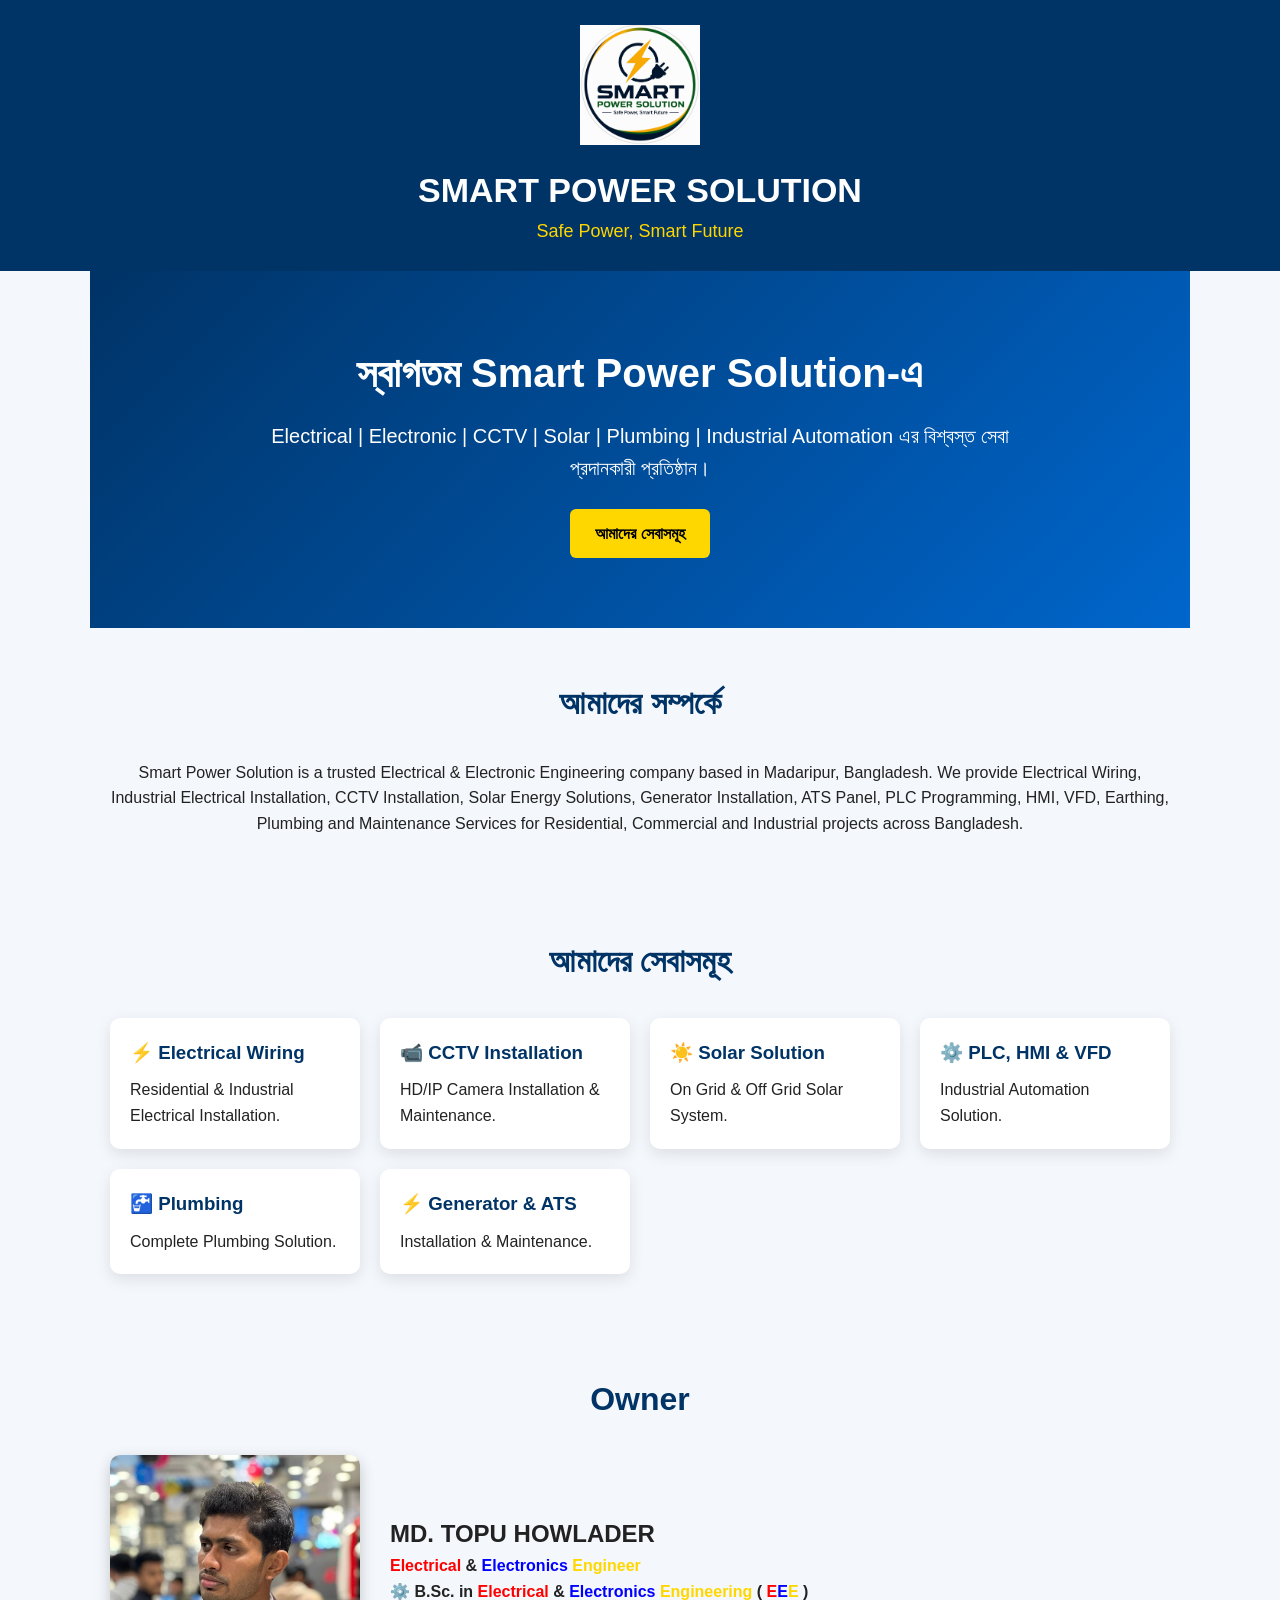
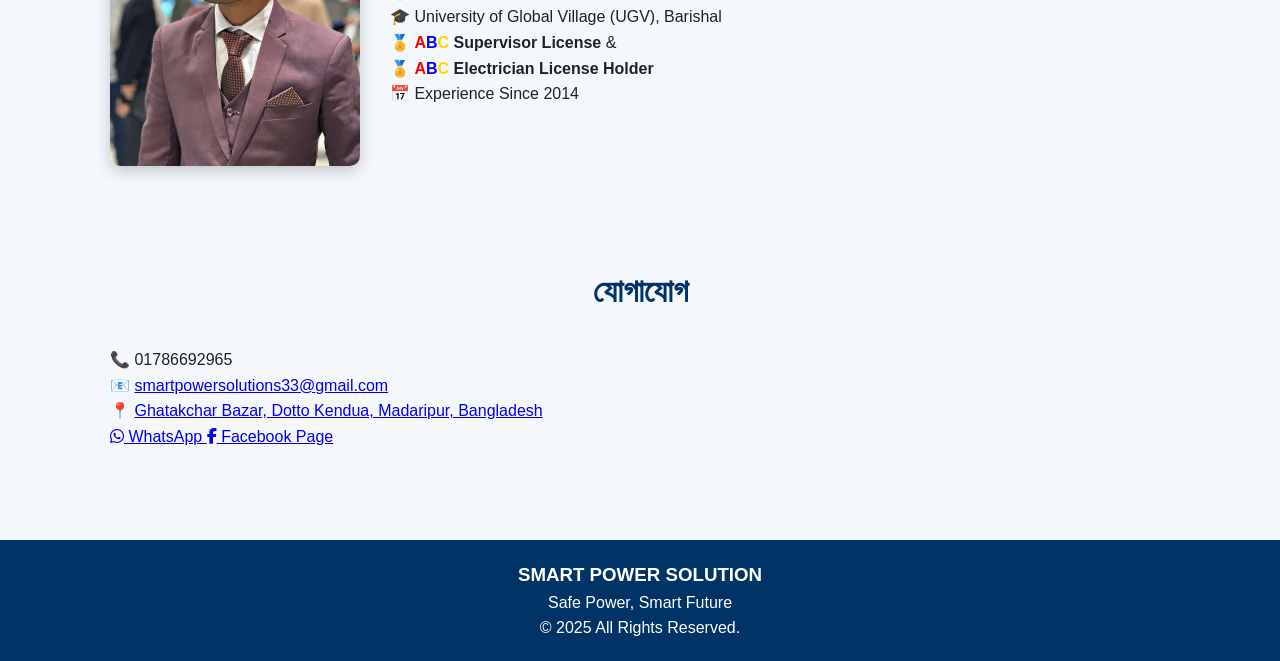
<file: index.html>
<!DOCTYPE html>
<html lang="bn">
<head>

<meta charset="UTF-8">
<meta name="viewport" content="width=device-width, initial-scale=1.0">

<title>Smart Power Solution | Electrical, CCTV, Solar, Generator & Industrial Automation | Madaripur, Bangladesh</title>

<meta name="description" content="Smart Power Solution is a trusted Electrical & Electronic Engineering company in Madaripur, Bangladesh. We provide Electrical Wiring, CCTV Installation, Solar System, Generator, ATS, PLC, HMI, VFD, Earthing and Plumbing services.">

<meta name="keywords" content="Smart Power Solution, Smart Power Solution Madaripur, Smart Power Solution Bangladesh, Electrical Engineer Madaripur, Electrician Madaripur, CCTV Installation Madaripur, Solar Installation Bangladesh, PLC Programming, HMI, VFD, Generator Installation, ATS Panel, Earthing, Plumbing Services">

<meta name="author" content="MD. TOPU HOWLADER">

<meta name="robots" content="index, follow">

<link rel="canonical" href="https://smartpowersolutionbd.github.io/smart-power-solution/">

<meta property="og:title" content="SMART POWER SOLUTION">

<meta property="og:description" content="Electrical | Electronic | CCTV | Solar | Industrial Automation">

<meta property="og:type" content="website">

<meta property="og:url" content="https://smartpowersolutionbd.github.io/smart-power-solution/">

<meta property="og:image" content="https://smartpowersolutionbd.github.io/smart-power-solution/IMG_1128.png">

<link rel="icon" href="IMG_1128.png">

<link rel="stylesheet" href="https://cdnjs.cloudflare.com/ajax/libs/font-awesome/6.7.2/css/all.min.css">
<style>
*{
margin:0;
padding:0;
box-sizing:border-box;
font-family:Arial,sans-serif;
}

body{
background:#f4f7fb;
color:#222;
line-height:1.6;
}

header{
background:#003366;
color:#fff;
text-align:center;
padding:25px;
}

header img{
width:120px;
margin-bottom:10px;
}

header h1{
font-size:34px;
}

header p{
font-size:18px;
color:#FFD700;
}

.hero{
background:linear-gradient(135deg,#003366,#0066cc);
color:#fff;
padding:70px 20px;
text-align:center;
}

.hero h2{
font-size:40px;
margin-bottom:15px;
}

.hero p{
font-size:20px;
max-width:800px;
margin:auto;
}

.btn{
display:inline-block;
margin-top:25px;
padding:12px 25px;
background:#FFD700;
color:#000;
text-decoration:none;
border-radius:6px;
font-weight:bold;
}

section{
max-width:1100px;
margin:auto;
padding:50px 20px;
}

.title{
text-align:center;
font-size:32px;
color:#003366;
margin-bottom:30px;
}

.services{
display:grid;
grid-template-columns:repeat(auto-fit,minmax(250px,1fr));
gap:20px;
}

.card{
background:#fff;
padding:20px;
border-radius:10px;
box-shadow:0 5px 15px rgba(0,0,0,.1);
}

.card h3{
color:#003366;
margin-bottom:10px;
}

.owner{
display:flex;
flex-wrap:wrap;
align-items:center;
gap:30px;
}

.owner img{
width:250px;
border-radius:10px;
box-shadow:0 5px 15px rgba(0,0,0,.2);
}

footer{
background:#003366;
color:#fff;
text-align:center;
padding:20px;
margin-top:40px;
}
</style>

<meta name="google-site-verification" content="KvKl-FEdVd9gUoQP2a11LYUapNz09ES7DGp4TDvG0WY" />

</head>

<body>

<header>

<img src="IMG_1128.png" alt="Logo">

<h1>SMART POWER SOLUTION</h1>

<p>Safe Power, Smart Future</p>

</header>

<section class="hero">

<h2>স্বাগতম Smart Power Solution-এ</h2>

<p>
Electrical | Electronic | CCTV | Solar | Plumbing | Industrial Automation এর বিশ্বস্ত সেবা প্রদানকারী প্রতিষ্ঠান।
</p>

<a class="btn" href="#services">আমাদের সেবাসমূহ</a>

</section>

<section>

<h2 class="title">আমাদের সম্পর্কে</h2>

<p style="text-align:center;">
Smart Power Solution is a trusted Electrical & Electronic Engineering company based in Madaripur, Bangladesh. We provide Electrical Wiring, Industrial Electrical Installation, CCTV Installation, Solar Energy Solutions, Generator Installation, ATS Panel, PLC Programming, HMI, VFD, Earthing, Plumbing and Maintenance Services for Residential, Commercial and Industrial projects across Bangladesh.
</p>

</section>

<section id="services">

<h2 class="title">আমাদের সেবাসমূহ</h2>

<div class="services">

<div class="card">
<h3>⚡ Electrical Wiring</h3>
<p>Residential & Industrial Electrical Installation.</p>
</div>

<div class="card">
<h3>📹 CCTV Installation</h3>
<p>HD/IP Camera Installation & Maintenance.</p>
</div>

<div class="card">
<h3>☀️ Solar Solution</h3>
<p>On Grid & Off Grid Solar System.</p>
</div>

<div class="card">
<h3>⚙️ PLC, HMI & VFD</h3>
<p>Industrial Automation Solution.</p>
</div>

<div class="card">
<h3>🚰 Plumbing</h3>
<p>Complete Plumbing Solution.</p>
</div>

<div class="card">
<h3>⚡ Generator & ATS</h3>
<p>Installation & Maintenance.</p>
</div>

</div>

</section>

<section>

<h2 class="title">Owner</h2>

<div class="owner">

<img src="IMG_1129.jpeg" alt="Owner">

<div>

<h2>MD. TOPU HOWLADER</h2>

<p>
<strong>
<span style="color:red;">Electrical</span> &
<span style="color:blue;">Electronics</span>
<span style="color:#FFD700;">Engineer</span>
</strong>
</p>

<p>
⚙️ <strong>B.Sc. in
<span style="color:red;">Electrical</span> &
<span style="color:blue;">Electronics</span>
<span style="color:#FFD700;">Engineering</span>
(
<span style="color:red;">E</span><span style="color:blue;">E</span><span style="color:#FFD700;">E</span>
)
</strong>
</p>

<p>🎓 University of Global Village (UGV), Barishal</p>

<p>
🏅
<strong>
<span style="color:red;">A</span><span style="color:blue;">B</span><span style="color:#FFD700;">C</span>
Supervisor License
</strong>
&
</p>

<p>
🏅
<strong>
<span style="color:red;">A</span><span style="color:blue;">B</span><span style="color:#FFD700;">C</span>
Electrician License Holder
</strong>
</p>

<p>📅 Experience Since 2014</p>

</div>

</div>

</section>
</div>

</div>

</section>

<section>

<h2 class="title">যোগাযোগ</h2>

<p>📞 01786692965</p>

<p>📧 <a href="mailto:smartpowersolutions33@gmail.com">
smartpowersolutions33@gmail.com
</a></p>

<p>
📍
<a href="https://maps.app.goo.gl/MKZCqfTaBThNk7vn9?g_st=ic" target="_blank">
Ghatakchar Bazar, Dotto Kendua, Madaripur, Bangladesh
</a>
</p>



<div class="social-buttons">

<a href="https://wa.me/message/WSDPRRCZ4MFWI1"
target="_blank" class="whatsapp-btn">
<i class="fa-brands fa-whatsapp"></i>
WhatsApp
</a>

<a href="https://www.facebook.com/share/1ABEPChPc4/?mibextid=wwXIfr"
target="_blank" class="facebook-btn">
<i class="fa-brands fa-facebook-f"></i>
Facebook Page
</a>

</div>

</section>

<footer>

<h3>SMART POWER SOLUTION</h3>

<p>Safe Power, Smart Future</p>

<p>© 2025 All Rights Reserved.</p>

</footer>

<script type="application/ld+json">
{
  "@context":"https://schema.org",
  "@type":"LocalBusiness",
  "name":"SMART POWER SOLUTION",
  "image":"https://smartpowersolutionbd.github.io/smart-power-solution/IMG_1128.png",
  "url":"https://smartpowersolutionbd.github.io/smart-power-solution/",
  "telephone":"+8801786692965",
  "email":"smartpowersolutions33@gmail.com",
  "address":{
    "@type":"PostalAddress",
    "streetAddress":"Ghatakchar Bazar",
    "addressLocality":"Madaripur",
    "addressCountry":"BD"
  },
  "founder":"MD. TOPU HOWLADER",
  "description":"Electrical, Electronic, CCTV, Solar, Generator, ATS, PLC, HMI, VFD, Plumbing and Industrial Automation Services."
}
</script>

</body>
</html>

</body>
</html>
</file>
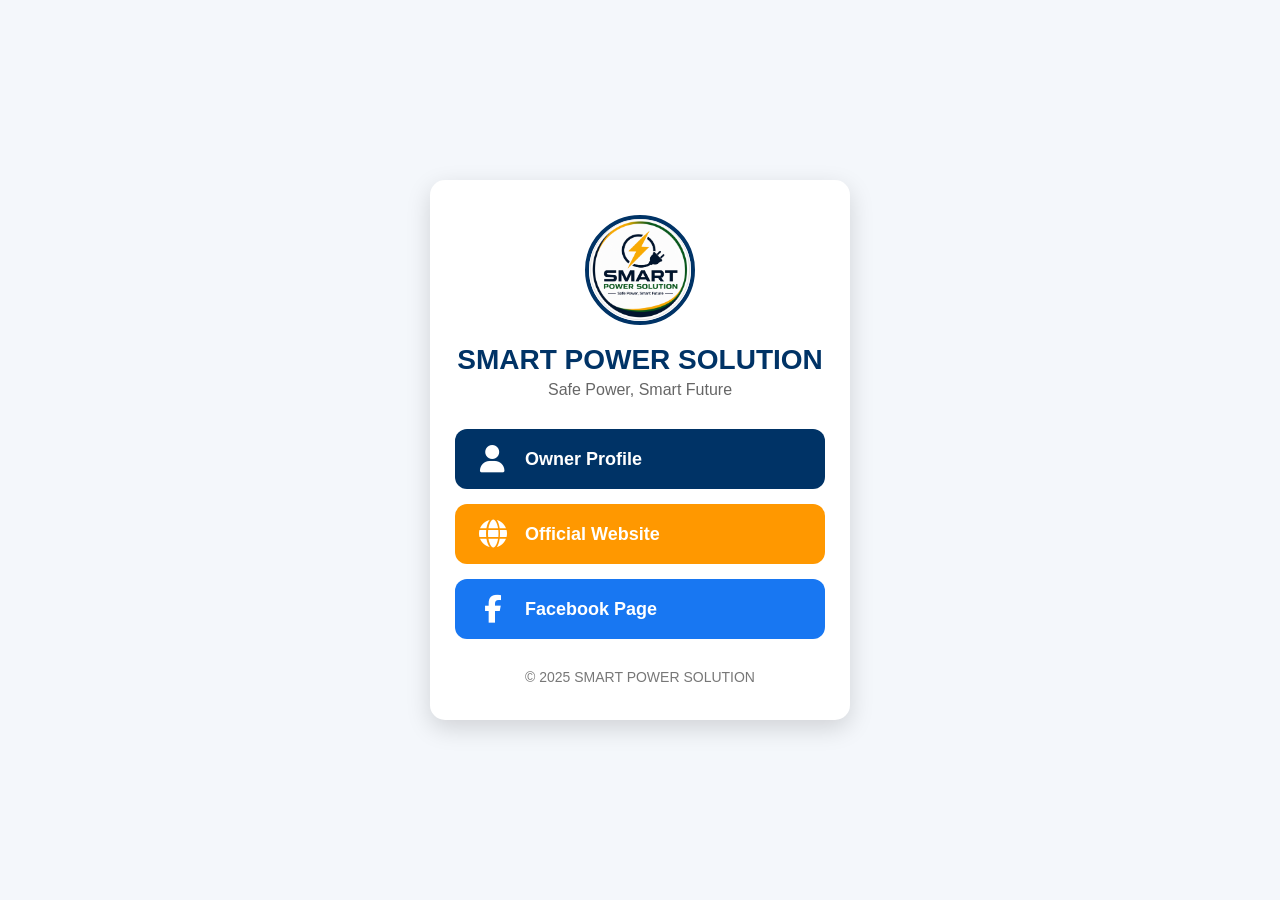
<file: links.html>
<!DOCTYPE html>
<html lang="bn">
<head>
<meta charset="UTF-8">
<meta name="viewport" content="width=device-width, initial-scale=1.0">
<title>SMART POWER SOLUTION | Quick Links</title>

<link rel="stylesheet" href="https://cdnjs.cloudflare.com/ajax/libs/font-awesome/6.7.2/css/all.min.css">

<style>
*{
    margin:0;
    padding:0;
    box-sizing:border-box;
    font-family:Arial,sans-serif;
}

body{
    background:#f4f7fb;
    display:flex;
    justify-content:center;
    align-items:center;
    min-height:100vh;
}

.container{
    width:100%;
    max-width:420px;
    background:#fff;
    padding:35px 25px;
    border-radius:15px;
    box-shadow:0 8px 25px rgba(0,0,0,.15);
    text-align:center;
}

.logo{
    width:110px;
    height:110px;
    border-radius:50%;
    object-fit:cover;
    border:4px solid #003366;
}

h1{
    color:#003366;
    margin-top:15px;
    font-size:28px;
}

.tagline{
    color:#666;
    margin-top:5px;
    margin-bottom:30px;
}

.link-btn{
    display:flex;
    align-items:center;
    gap:15px;
    width:100%;
    text-decoration:none;
    padding:16px 20px;
    margin:15px 0;
    border-radius:12px;
    color:#fff;
    font-size:18px;
    font-weight:bold;
    transition:.3s;
}

.link-btn i{
    font-size:28px;
    width:35px;
}

.owner{
    background:#003366;
}

.website{
    background:#ff9800;
}

.facebook{
    background:#1877F2;
}

.link-btn:hover{
    transform:translateY(-3px);
    box-shadow:0 8px 18px rgba(0,0,0,.25);
}

footer{
    margin-top:30px;
    color:#777;
    font-size:14px;
}
</style>

</head>
<body>

<div class="container">

    <!-- আপনার Logo -->
    <img src="IMG_1128.png" alt="SMART POWER SOLUTION" class="logo">

    <h1>SMART POWER SOLUTION</h1>

    <p class="tagline">
        Safe Power, Smart Future
    </p>

    <a class="link-btn owner"
       href="https://smartpowersolutionbd.github.io/smart-power-solution/employee/topu.html"
       target="_blank">
        <i class="fa-solid fa-user"></i>
        Owner Profile
    </a>

    <a class="link-btn website"
       href="https://smartpowersolutionbd.github.io/smart-power-solution/"
       target="_blank">
        <i class="fa-solid fa-globe"></i>
        Official Website
    </a>

    <a class="link-btn facebook"
       href="https://www.facebook.com/share/1EXSkTD5ND/?mibextid=wwXIfr"
       target="_blank">
        <i class="fa-brands fa-facebook-f"></i>
        Facebook Page
    </a>

    <footer>
        © 2025 SMART POWER SOLUTION
    </footer>

</div>

</body>
</html>
</file>
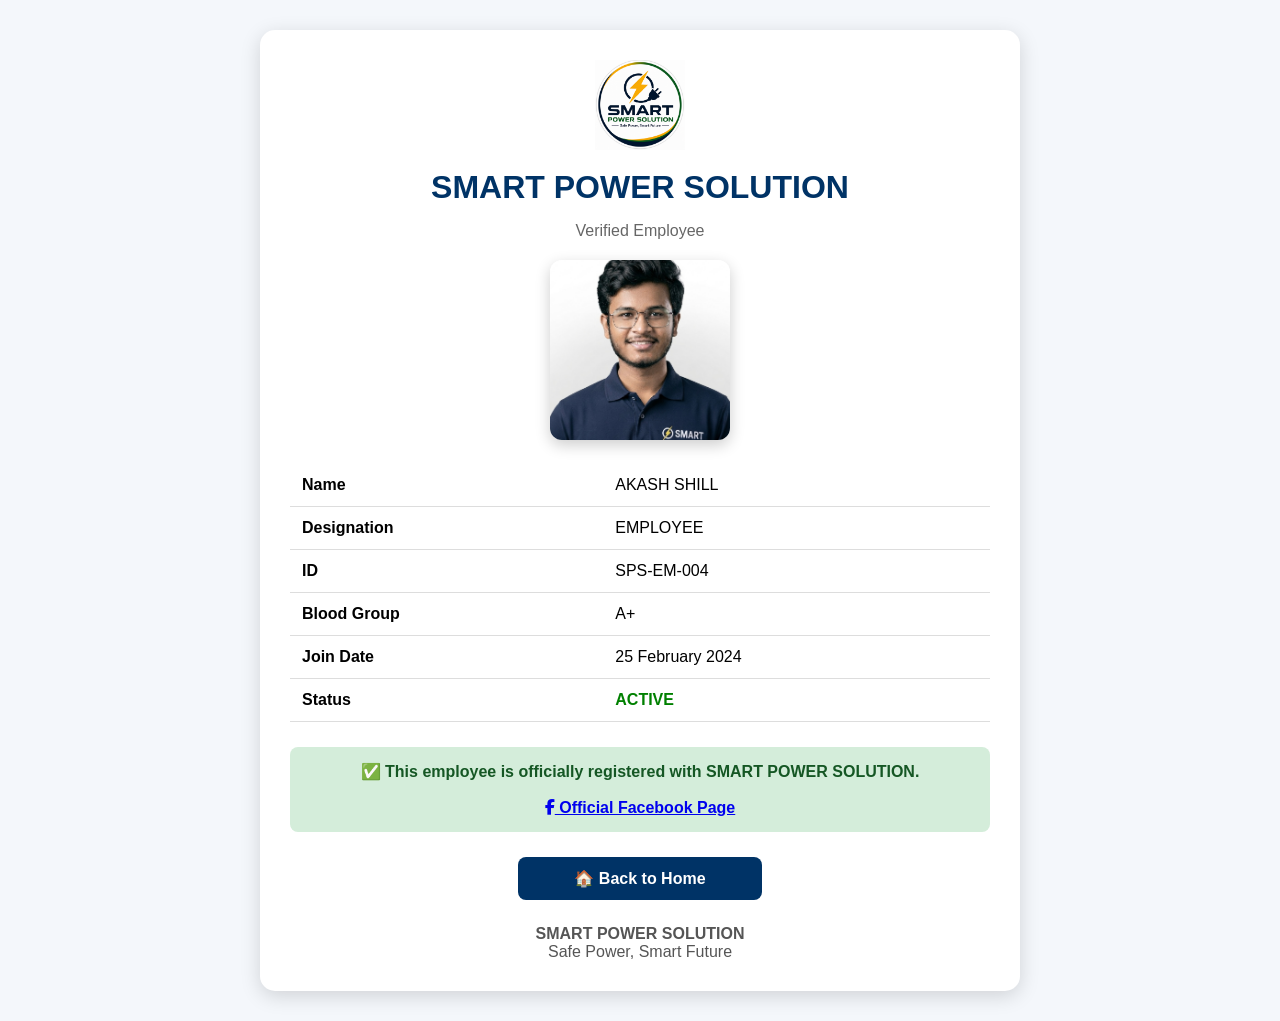
<file: employee/akash.html>
<!DOCTYPE html>
<html lang="en">
<head>
<meta charset="UTF-8">
<meta name="viewport" content="width=device-width, initial-scale=1.0">

<link rel="stylesheet" href="https://cdnjs.cloudflare.com/ajax/libs/font-awesome/6.7.2/css/all.min.css">

<title>Employee Verification</title>

<style>

body{
margin:0;
font-family:Arial,sans-serif;
background:#f4f7fb;
}

.card{
max-width:700px;
margin:30px auto;
background:#fff;
padding:30px;
border-radius:15px;
box-shadow:0 5px 20px rgba(0,0,0,.15);
}

.logo{
text-align:center;
}

.logo img{
width:90px;
margin-bottom:10px;
}

.logo h1{
color:#003366;
margin:5px 0;
}

.logo p{
color:#666;
}

.photo{
text-align:center;
margin:20px 0;
}

.photo img{
width:180px;
height:180px;
object-fit:cover;
border-radius:12px;
box-shadow:0 5px 15px rgba(0,0,0,.2);
}

table{
width:100%;
border-collapse:collapse;
margin-top:20px;
}

table td{
padding:12px;
border-bottom:1px solid #ddd;
}

.verify{
margin-top:25px;
background:#d4edda;
color:#155724;
padding:15px;
border-radius:8px;
text-align:center;
font-weight:bold;
}

.home{
display:block;
width:220px;
margin:25px auto;
padding:12px;
background:#003366;
color:#fff;
text-align:center;
text-decoration:none;
border-radius:8px;
font-weight:bold;
}

.home:hover{
background:#005bbb;
}

footer{
text-align:center;
margin-top:20px;
color:#555;
}

</style>

</head>

<body>

<div class="card">

<div class="logo">

<img src="../IMG_1128.png" alt="Company Logo">

<h1>SMART POWER SOLUTION</h1>

<p>Verified Employee</p>

</div>

<div class="photo">

<img src="photos/IMG_1171.jpeg" alt="AKASH SHILL">

</div>

<table>

<tr>
<td><b>Name</b></td>
<td>AKASH SHILL</td>
</tr>

<tr>
<td><b>Designation</b></td>
<td>EMPLOYEE</td>
</tr>

<tr>
<td><b>ID</b></td>
<td>SPS-EM-004</td>
</tr>

<tr>
<td><b>Blood Group</b></td>
<td>A+</td>
</tr>

<tr>
<td><b>Join Date</b></td>
<td>25 February 2024</td>
</tr>

<tr>
<td><b>Status</b></td>
<td style="color:green;"><b>ACTIVE</b></td>
</tr>

</table>

<div class="verify">

✅ This employee is officially registered with SMART POWER SOLUTION.

<br><br>

<a href="https://www.facebook.com/share/1ABEPChPc4/?mibextid=wwXIfr" target="_blank">

<i class="fa-brands fa-facebook-f"></i>

Official Facebook Page

</a>

</div>

<a href="../index.html" class="home">🏠 Back to Home</a>

<footer>

<b>SMART POWER SOLUTION</b><br>

Safe Power, Smart Future

</footer>

</div>

</body>
</html>
</file>
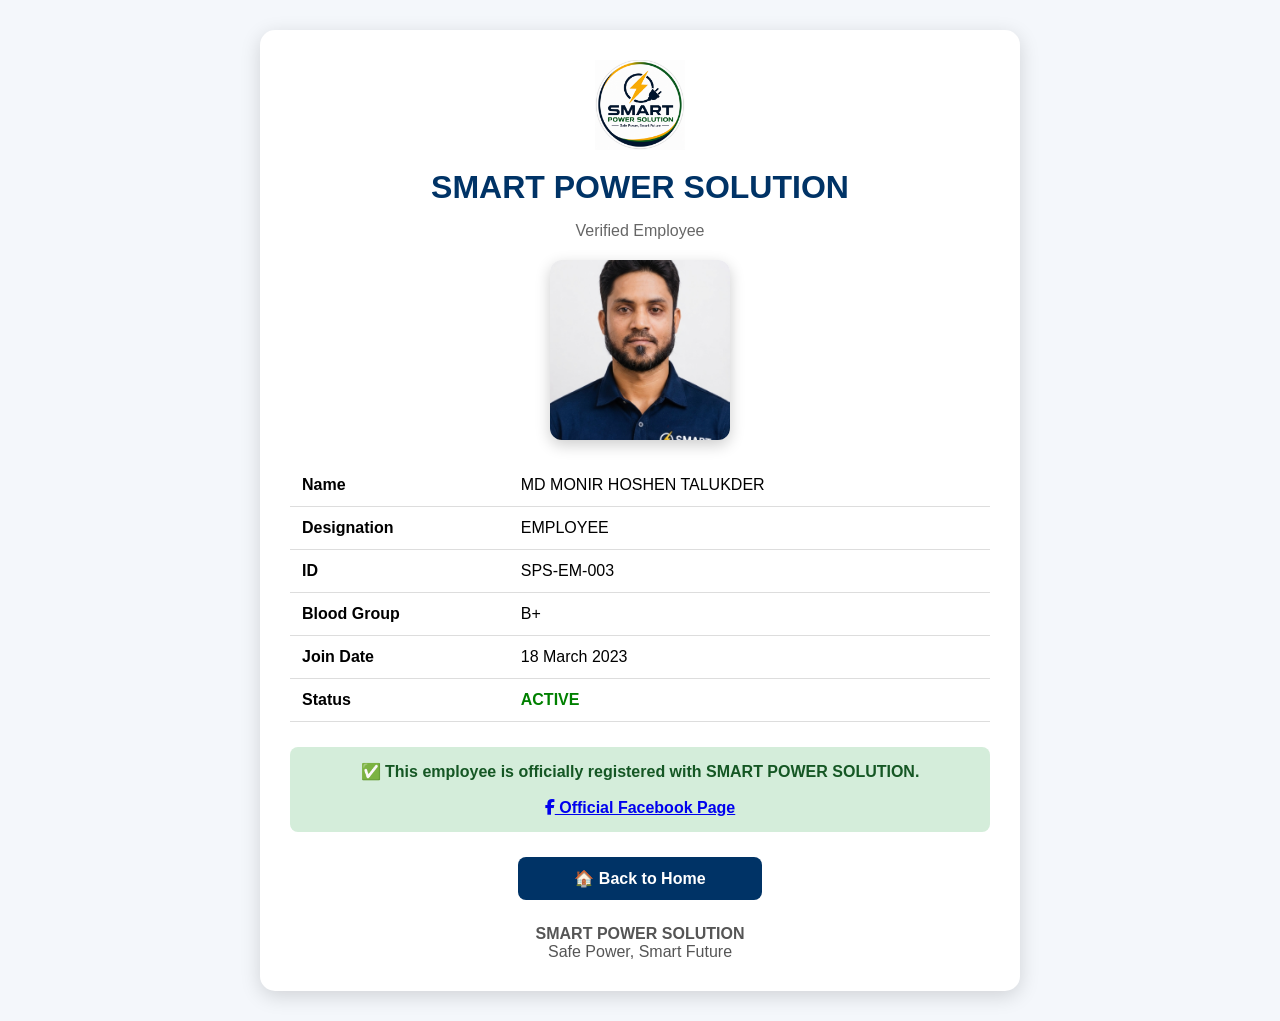
<file: employee/monir.html>
<!DOCTYPE html>
<html lang="en">
<head>
<meta charset="UTF-8">
<meta name="viewport" content="width=device-width, initial-scale=1.0">

<link rel="stylesheet" href="https://cdnjs.cloudflare.com/ajax/libs/font-awesome/6.7.2/css/all.min.css">

<title>Employee Verification</title>

<style>

body{
margin:0;
font-family:Arial,sans-serif;
background:#f4f7fb;
}

.card{
max-width:700px;
margin:30px auto;
background:#fff;
padding:30px;
border-radius:15px;
box-shadow:0 5px 20px rgba(0,0,0,.15);
}

.logo{
text-align:center;
}

.logo img{
width:90px;
margin-bottom:10px;
}

.logo h1{
color:#003366;
margin:5px 0;
}

.logo p{
color:#666;
}

.photo{
text-align:center;
margin:20px 0;
}

.photo img{
width:180px;
height:180px;
object-fit:cover;
border-radius:12px;
box-shadow:0 5px 15px rgba(0,0,0,.2);
}

table{
width:100%;
border-collapse:collapse;
margin-top:20px;
}

table td{
padding:12px;
border-bottom:1px solid #ddd;
}

.verify{
margin-top:25px;
background:#d4edda;
color:#155724;
padding:15px;
border-radius:8px;
text-align:center;
font-weight:bold;
}

.home{
display:block;
width:220px;
margin:25px auto;
padding:12px;
background:#003366;
color:#fff;
text-align:center;
text-decoration:none;
border-radius:8px;
font-weight:bold;
}

.home:hover{
background:#005bbb;
}

footer{
text-align:center;
margin-top:20px;
color:#555;
}

</style>

</head>

<body>

<div class="card">

<div class="logo">

<img src="../IMG_1128.png" alt="Company Logo">

<h1>SMART POWER SOLUTION</h1>

<p>Verified Employee</p>

</div>

<div class="photo">

<img src="photos/IMG_1170.jpeg" alt="MD MONIR HOSHEN
TALUKDER">

</div>

<table>

<tr>
<td><b>Name</b></td>
<td>MD MONIR HOSHEN
TALUKDER</td>
</tr>

<tr>
<td><b>Designation</b></td>
<td>EMPLOYEE</td>
</tr>

<tr>
<td><b>ID</b></td>
<td>SPS-EM-003</td>
</tr>

<tr>
<td><b>Blood Group</b></td>
<td>B+</td>
</tr>

<tr>
<td><b>Join Date</b></td>
<td>18 March 2023</td>
</tr>

<tr>
<td><b>Status</b></td>
<td style="color:green;"><b>ACTIVE</b></td>
</tr>

</table>

<div class="verify">

✅ This employee is officially registered with SMART POWER SOLUTION.

<br><br>

<a href="https://www.facebook.com/share/1ABEPChPc4/?mibextid=wwXIfr" target="_blank">

<i class="fa-brands fa-facebook-f"></i>

Official Facebook Page

</a>

</div>

<a href="../index.html" class="home">🏠 Back to Home</a>

<footer>

<b>SMART POWER SOLUTION</b><br>

Safe Power, Smart Future

</footer>

</div>

</body>
</html>
</file>
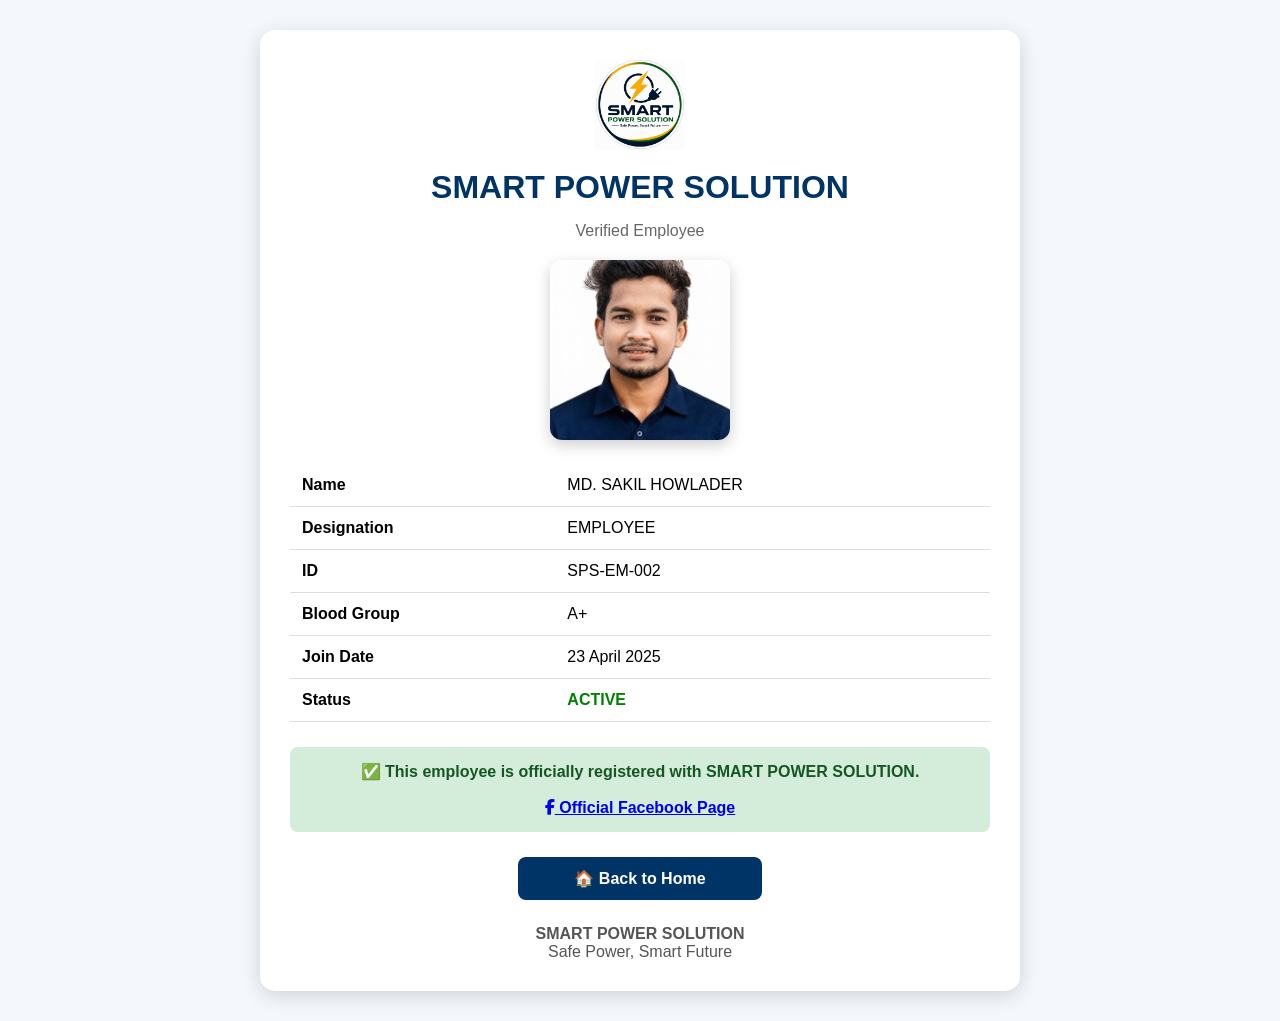
<file: employee/sakil.html>
<!DOCTYPE html>
<html lang="en">
<head>
<meta charset="UTF-8">
<meta name="viewport" content="width=device-width, initial-scale=1.0">

<link rel="stylesheet" href="https://cdnjs.cloudflare.com/ajax/libs/font-awesome/6.7.2/css/all.min.css">

<title>Employee Verification</title>

<style>

body{
margin:0;
font-family:Arial,sans-serif;
background:#f4f7fb;
}

.card{
max-width:700px;
margin:30px auto;
background:#fff;
padding:30px;
border-radius:15px;
box-shadow:0 5px 20px rgba(0,0,0,.15);
}

.logo{
text-align:center;
}

.logo img{
width:90px;
margin-bottom:10px;
}

.logo h1{
color:#003366;
margin:5px 0;
}

.logo p{
color:#666;
}

.photo{
text-align:center;
margin:20px 0;
}

.photo img{
width:180px;
height:180px;
object-fit:cover;
border-radius:12px;
box-shadow:0 5px 15px rgba(0,0,0,.2);
}

table{
width:100%;
border-collapse:collapse;
margin-top:20px;
}

table td{
padding:12px;
border-bottom:1px solid #ddd;
}

.verify{
margin-top:25px;
background:#d4edda;
color:#155724;
padding:15px;
border-radius:8px;
text-align:center;
font-weight:bold;
}

.home{
display:block;
width:220px;
margin:25px auto;
padding:12px;
background:#003366;
color:#fff;
text-align:center;
text-decoration:none;
border-radius:8px;
font-weight:bold;
}

.home:hover{
background:#005bbb;
}

footer{
text-align:center;
margin-top:20px;
color:#555;
}

</style>

</head>

<body>

<div class="card">

<div class="logo">

<img src="../IMG_1128.png" alt="Company Logo">

<h1>SMART POWER SOLUTION</h1>

<p>Verified Employee</p>

</div>

<div class="photo">

<img src="photos/IMG_1172.jpeg" alt="MD. SAKIL HOWLADER">

</div>

<table>

<tr>
<td><b>Name</b></td>
<td>MD. SAKIL HOWLADER</td>
</tr>

<tr>
<td><b>Designation</b></td>
<td>EMPLOYEE</td>
</tr>

<tr>
<td><b>ID</b></td>
<td>SPS-EM-002</td>
</tr>

<tr>
<td><b>Blood Group</b></td>
<td>A+</td>
</tr>

<tr>
<td><b>Join Date</b></td>
<td>23 April 2025</td>
</tr>

<tr>
<td><b>Status</b></td>
<td style="color:green;"><b>ACTIVE</b></td>
</tr>

</table>

<div class="verify">

✅ This employee is officially registered with SMART POWER SOLUTION.

<br><br>

<a href="https://www.facebook.com/share/1ABEPChPc4/?mibextid=wwXIfr" target="_blank">

<i class="fa-brands fa-facebook-f"></i>

Official Facebook Page

</a>

</div>

<a href="../index.html" class="home">🏠 Back to Home</a>

<footer>

<b>SMART POWER SOLUTION</b><br>

Safe Power, Smart Future

</footer>

</div>

</body>
</html>
</file>
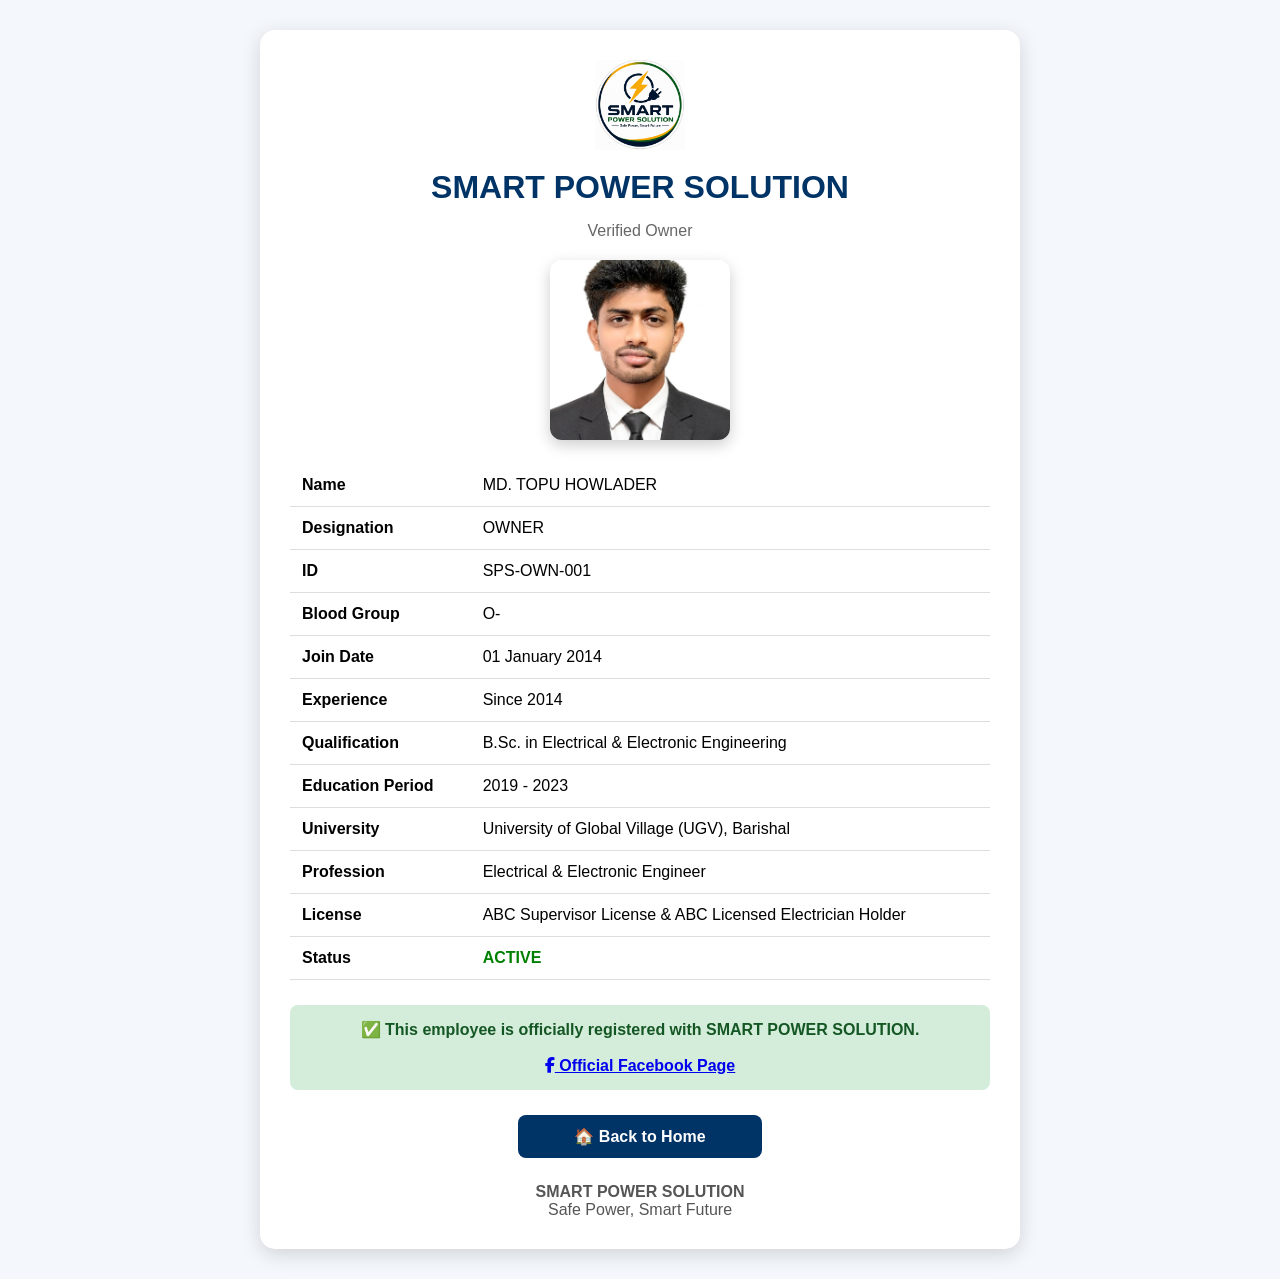
<file: employee/topu.html>
<!DOCTYPE html>
<html lang="en">
<head>
<meta charset="UTF-8">
<meta name="viewport" content="width=device-width, initial-scale=1.0">

<link rel="stylesheet" href="https://cdnjs.cloudflare.com/ajax/libs/font-awesome/6.7.2/css/all.min.css">

<title>Employee Verification</title>

<style>

body{
margin:0;
font-family:Arial,sans-serif;
background:#f4f7fb;
}

.card{
max-width:700px;
margin:30px auto;
background:#fff;
padding:30px;
border-radius:15px;
box-shadow:0 5px 20px rgba(0,0,0,.15);
}

.logo{
text-align:center;
}

.logo img{
width:90px;
margin-bottom:10px;
}

.logo h1{
color:#003366;
margin:5px 0;
}

.logo p{
color:#666;
}

.photo{
text-align:center;
margin:20px 0;
}

.photo img{
width:180px;
height:180px;
object-fit:cover;
border-radius:12px;
box-shadow:0 5px 15px rgba(0,0,0,.2);
}

table{
width:100%;
border-collapse:collapse;
margin-top:20px;
}

table td{
padding:12px;
border-bottom:1px solid #ddd;
}

.verify{
margin-top:25px;
background:#d4edda;
color:#155724;
padding:15px;
border-radius:8px;
text-align:center;
font-weight:bold;
}

.home{
display:block;
width:220px;
margin:25px auto;
padding:12px;
background:#003366;
color:#fff;
text-align:center;
text-decoration:none;
border-radius:8px;
font-weight:bold;
}

.home:hover{
background:#005bbb;
}

footer{
text-align:center;
margin-top:20px;
color:#555;
}

</style>

</head>

<body>

<div class="card">

<div class="logo">

<img src="../IMG_1128.png" alt="Company Logo">

<h1>SMART POWER SOLUTION</h1>

<p>Verified Owner</p>

</div>

<div class="photo">

<img src="photos/IMG_1166.jpeg" alt="MD. TOPU HOWLADER">

</div>

<table>

<tr>
<td><b>Name</b></td>
<td>MD. TOPU HOWLADER</td>
</tr>

<tr>
<td><b>Designation</b></td>
<td>OWNER</td>
</tr>

<tr>
<td><b>ID</b></td>
<td>SPS-OWN-001</td>
</tr>

<tr>
<td><b>Blood Group</b></td>
<td>O-</td>
</tr>

<tr>
<td><b>Join Date</b></td>
<td>01 January 2014</td>
</tr>

<tr>
<td><b>Experience</b></td>
<td>Since 2014</td>
</tr>

<tr>
<td><b>Qualification</b></td>
<td>B.Sc. in Electrical & Electronic Engineering</td>
</tr>

<tr>
<td><b>Education Period</b></td>
<td>2019 - 2023</td>
</tr>

<tr>
<td><b>University</b></td>
<td>University of Global Village (UGV), Barishal</td>
</tr>

<tr>
<td><b>Profession</b></td>
<td>Electrical & Electronic Engineer</td>
</tr>

<tr>
<td><b>License</b></td>
<td>ABC Supervisor License & ABC Licensed Electrician Holder</td>
</tr>

<tr>
<td><b>Status</b></td>
<td style="color:green;"><b>ACTIVE</b></td>
</tr>

</table>

<div class="verify">

✅ This employee is officially registered with SMART POWER SOLUTION.

<br><br>

<a href="https://www.facebook.com/share/1ABEPChPc4/?mibextid=wwXIfr" target="_blank">

<i class="fa-brands fa-facebook-f"></i>

Official Facebook Page

</a>

</div>

<a href="../index.html" class="home">🏠 Back to Home</a>

<footer>

<b>SMART POWER SOLUTION</b><br>

Safe Power, Smart Future

</footer>

</div>

</body>
</html>
</file>
